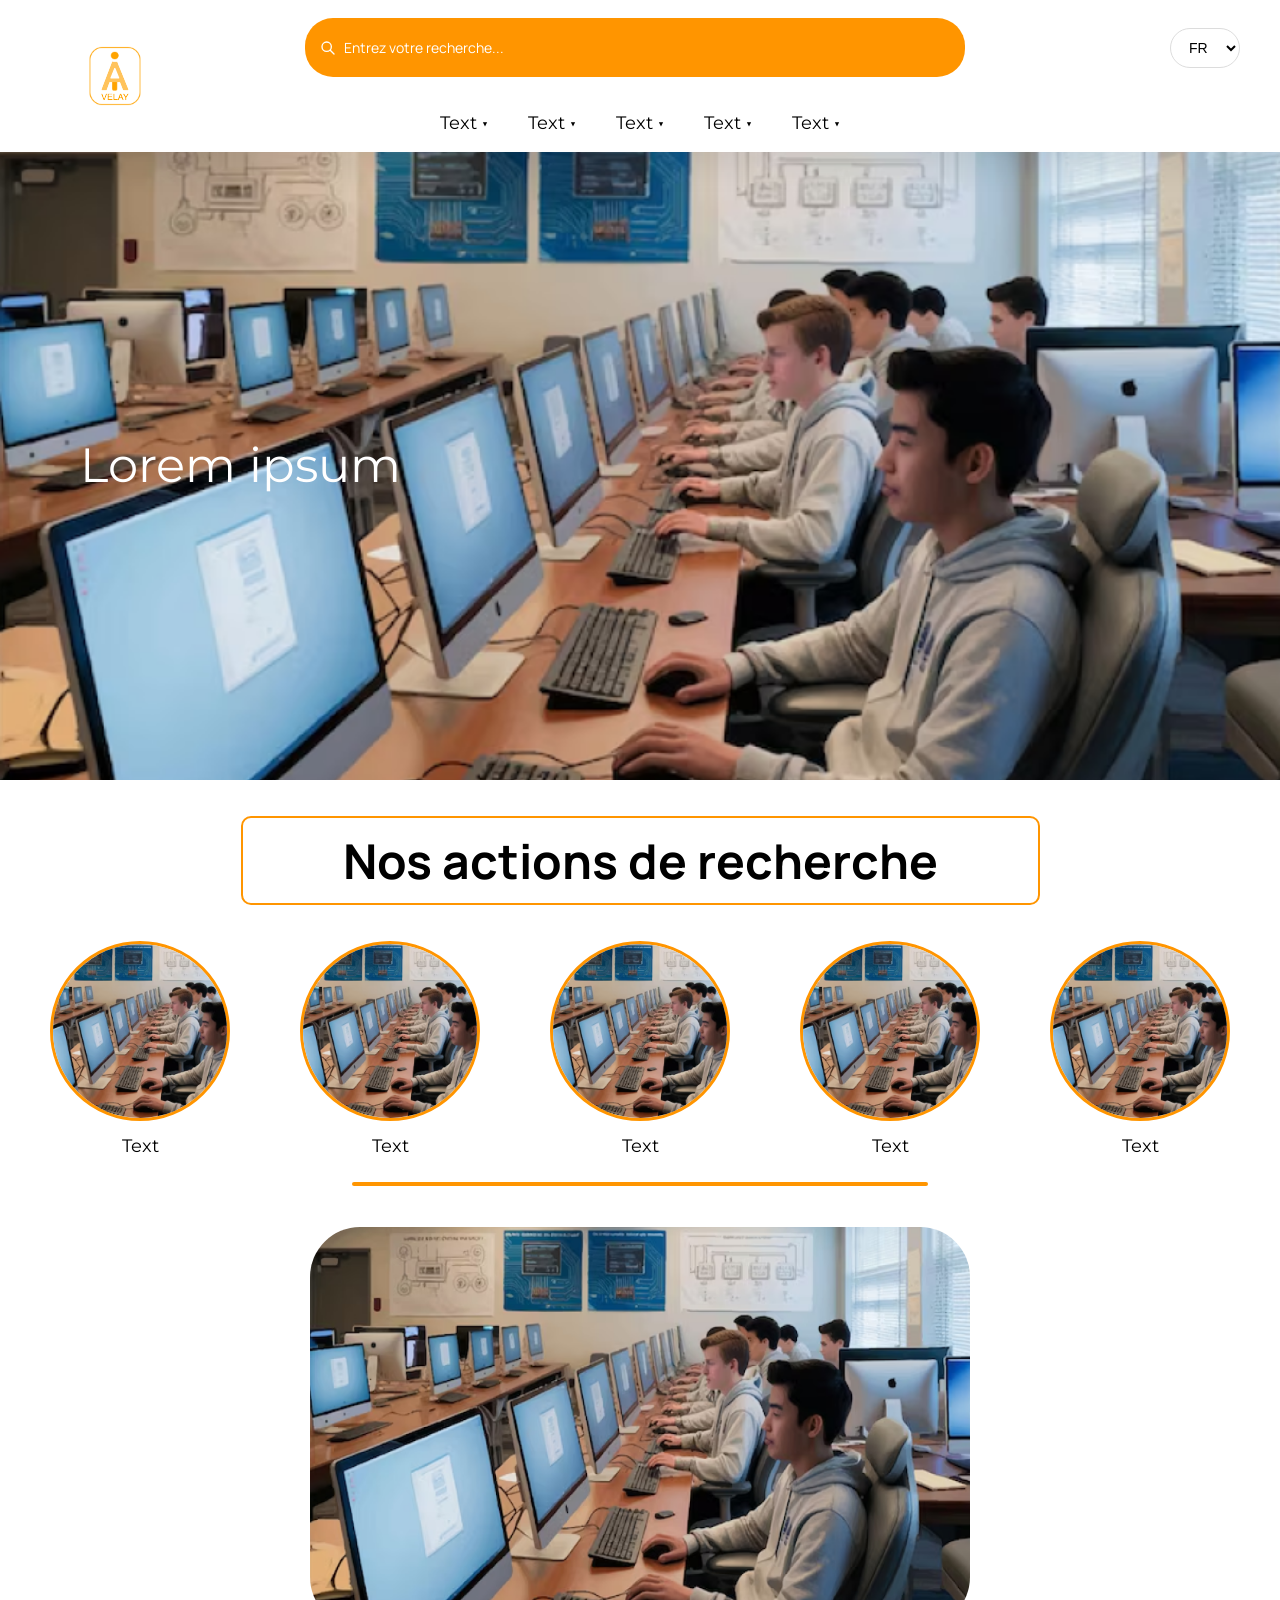
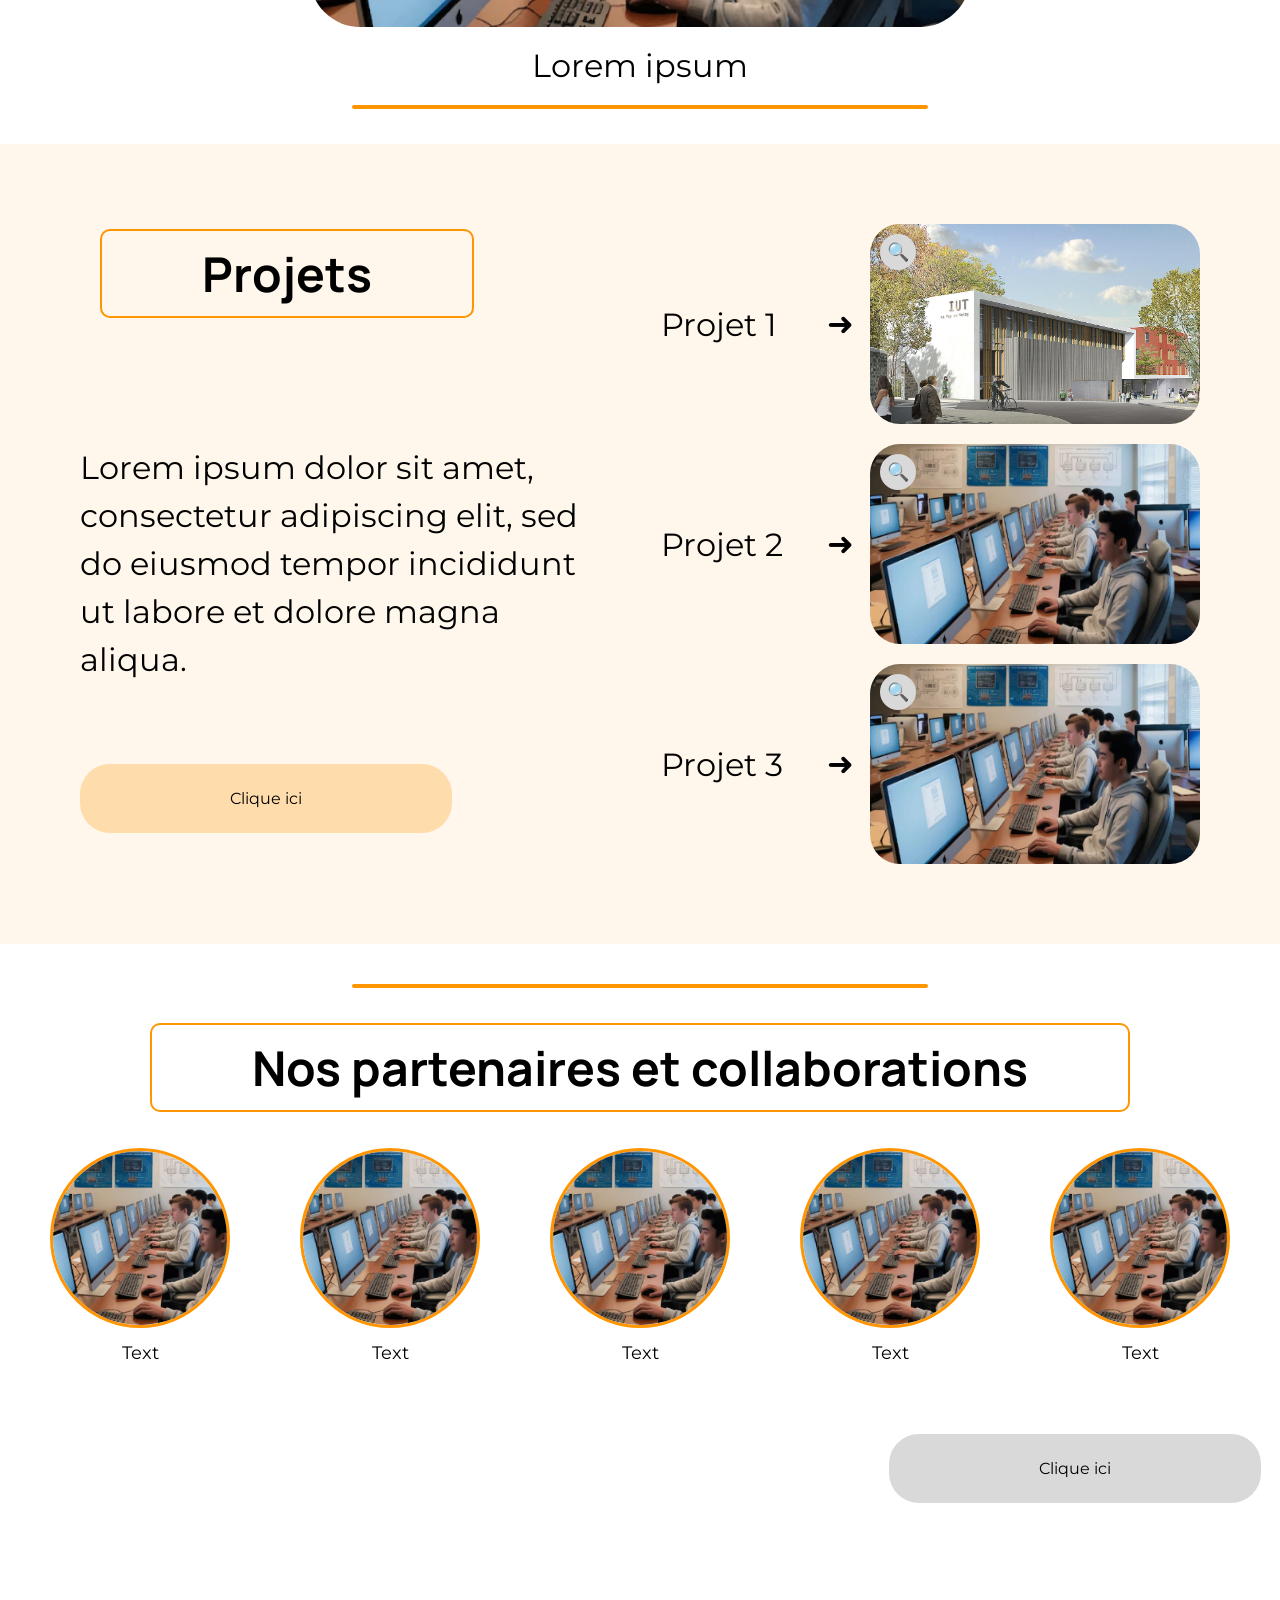
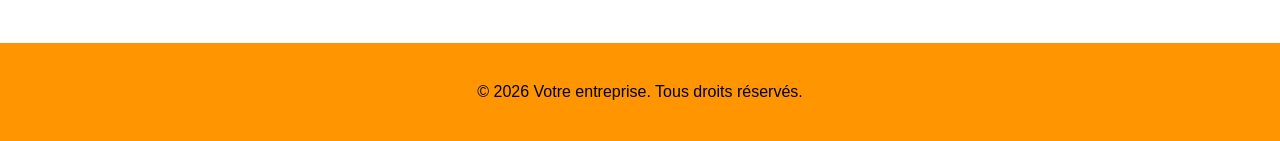
<file: index.html>
<!DOCTYPE html>
<html lang="fr">
<head>
    <meta charset="UTF-8">
    <meta name="viewport" content="width=device-width, initial-scale=1.0">
    <link rel="stylesheet" href="Styles/style.css">
    <link href="https://fonts.googleapis.com/css2?family=Montserrat:wght@400;600;700&display=swap" rel="stylesheet">
    <title>Site laboratoire</title>
    <script src="js/head.js"></script>
</head>
<body>
    <header class="header"></header>
    <br>
    <section class="intro">
    <div class="content">
        <p>Lorem ipsum</p>
    </div>
</section>
<br><br>
<div class="title">
    <p class="block">Nos actions de recherche</p>
</div>
<br><br>
<div class="cards">
    <div class="card">
        <img src="Divers/Capture_pc.png" alt="">
        <p>Text</p>
    </div>
    <div class="card">
        <img src="Divers/Capture_pc.png" alt="">
        <p>Text</p>
    </div>
    <div class="card">
        <img src="Divers/Capture_pc.png" alt="">
        <p>Text</p>
    </div>
    <div class="card">
        <img src="Divers/Capture_pc.png" alt="">
        <p>Text</p>
    </div>
    <div class="card">
        <img src="Divers/Capture_pc.png" alt="">
        <p>Text</p>
    </div>
    <hr class="cards-separator">
</div>
<div class="video">
        <img src="Divers/Capture_pc.png" alt="">
        <p>Lorem ipsum</p>
        <hr class="video-separator">
    </div>
    <div class="title2">
    <p class="block2">Projets</p>
</div>
<br><br>
<section class="projets-stack-section">
    <div class="projets-info">
        <p class="project-text">Lorem ipsum dolor sit amet, consectetur adipiscing elit, sed do eiusmod tempor incididunt ut labore et dolore magna aliqua.</p>
        <button class="project-button" type="button">Clique ici</button>
    </div>
    <div class="projets-stack">
        <div class="project-item">
            <span class="project-text-label">Projet 1</span>
            <span class="project-arrow">➜</span>
            <div class="project-image-container">
                <img src="Divers/IUT_LePuy.jpg" alt="Projet 1">
                <a href="Pages/projet1.html" class="project-magnifier">🔍</a>
            </div>
        </div>
        <div class="project-item">
            <span class="project-text-label">Projet 2</span>
            <span class="project-arrow">➜</span>
            <div class="project-image-container">
                <img src="Divers/Capture_pc.png" alt="Projet 2">
                <a href="Pages/projet2.html" class="project-magnifier">🔍</a>
            </div>
        </div>
        <div class="project-item">
            <span class="project-text-label">Projet 3</span>
            <span class="project-arrow">➜</span>
            <div class="project-image-container">
                <img src="Divers/Capture_pc.png" alt="Projet 3">
                <a href="Pages/projet3.html" class="project-magnifier">🔍</a>
            </div>
        </div>
    </div>
</section>
<hr>
<div class="title-separator"></div>
<div class="title">
    <p class="block">Nos partenaires et collaborations</p>
</div>
<br><br>
<div class="cards">
    <div class="card">
        <img src="Divers/Capture_pc.png" alt="">
        <p>Text</p>
    </div>
    <div class="card">
        <img src="Divers/Capture_pc.png" alt="">
        <p>Text</p>
    </div>
    <div class="card">
        <img src="Divers/Capture_pc.png" alt="">
        <p>Text</p>
    </div>
    <div class="card">
        <img src="Divers/Capture_pc.png" alt="">
        <p>Text</p>
    </div>
    <div class="card">
        <img src="Divers/Capture_pc.png" alt="">
        <p>Text</p>
    </div>
    <button class="project-button2" type="button">Clique ici</button>
    <div class="footer-spacer"></div>
    <footer>
        <p>&copy; 2026 Votre entreprise. Tous droits réservés.</p>
    </footer>
</body>
</html>
</file>
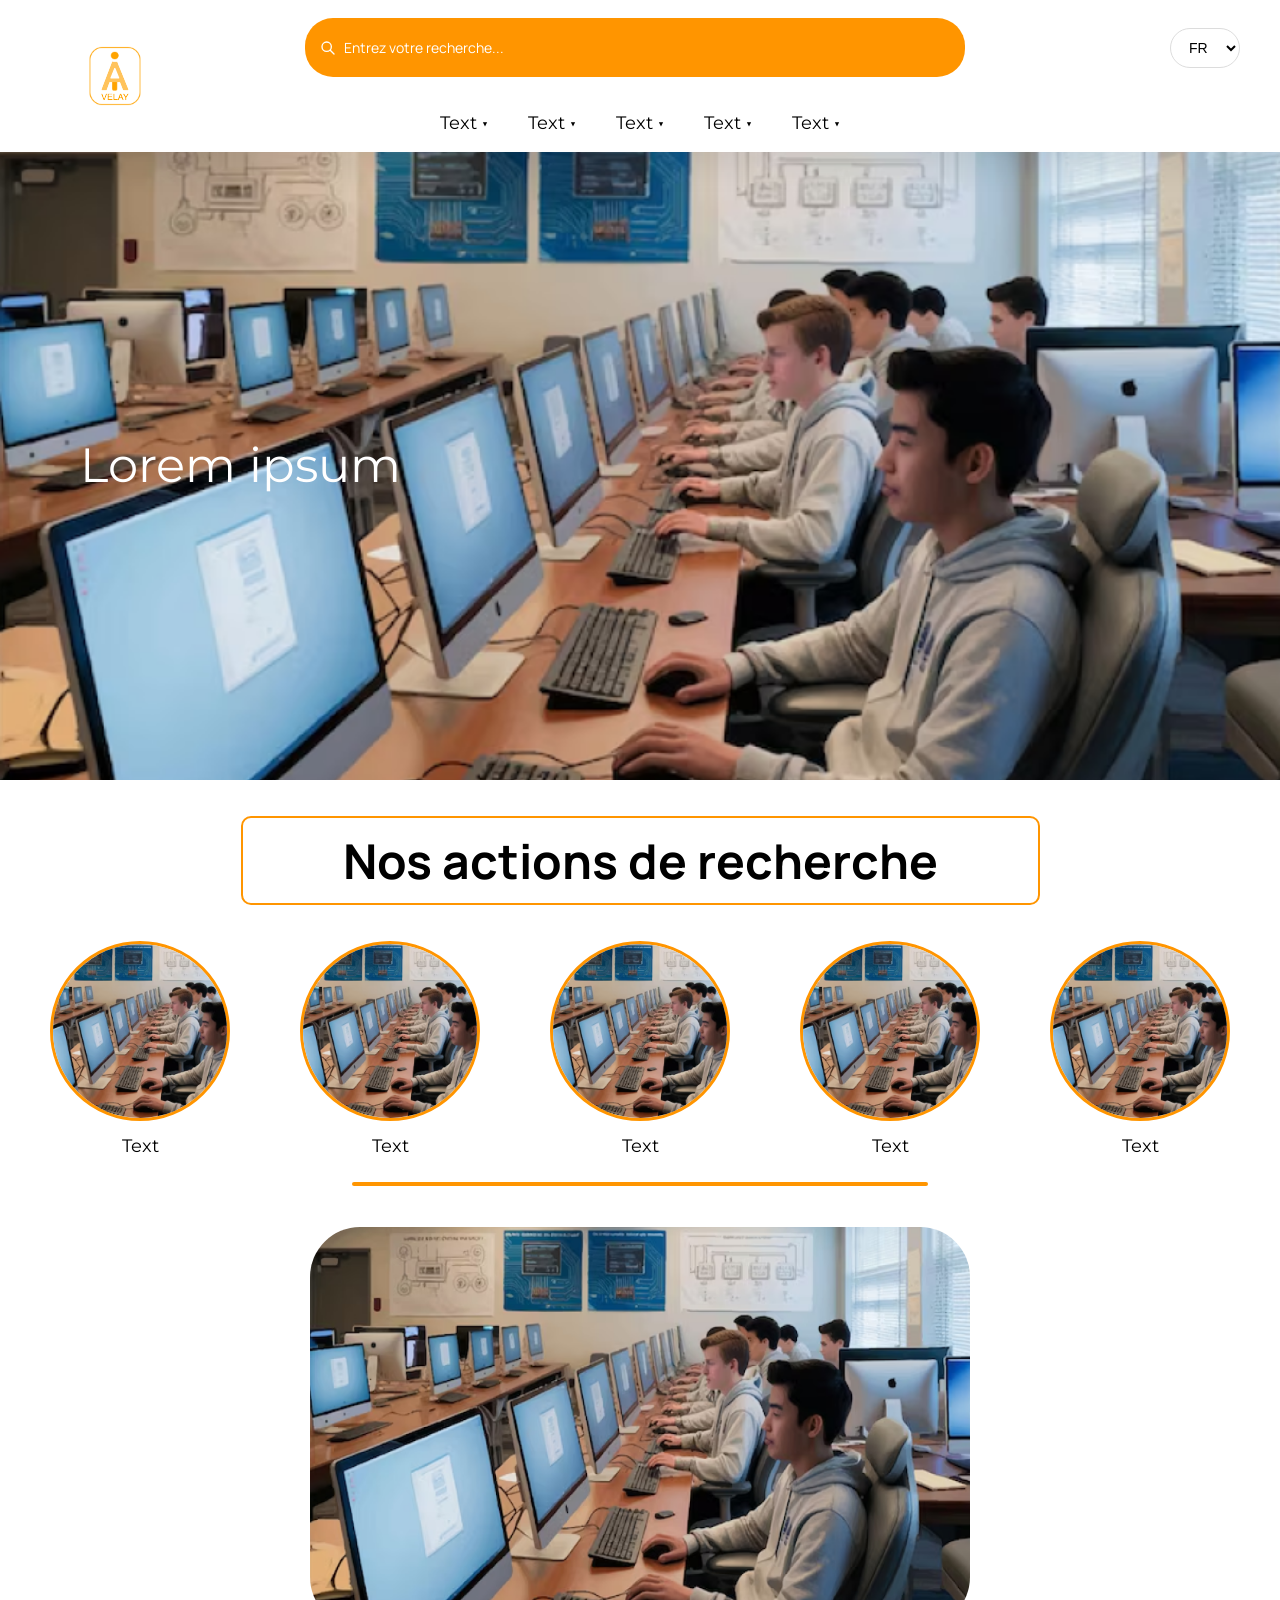
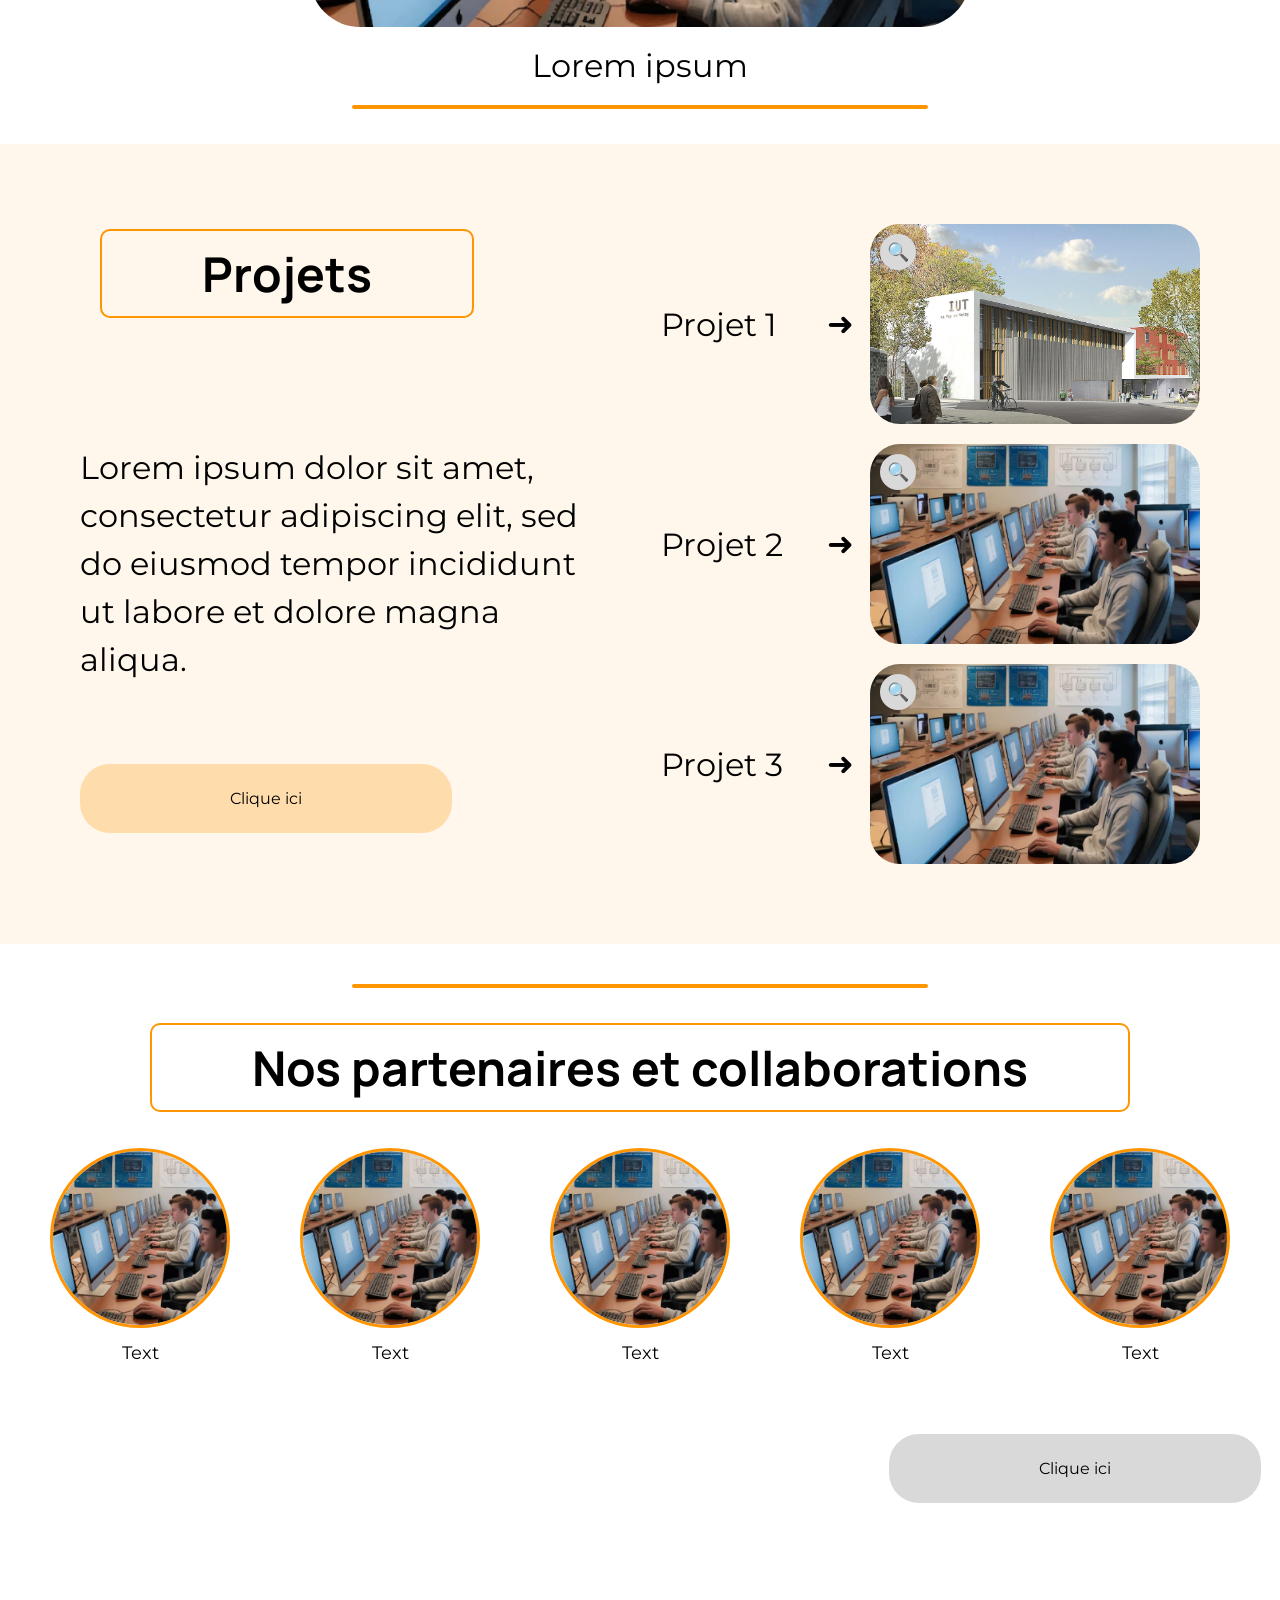
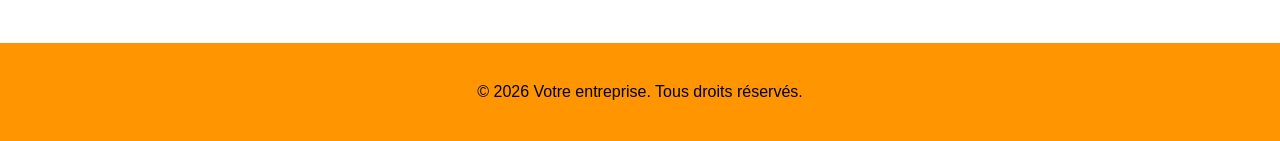
<file: Pages/index.html>
<!DOCTYPE html>
<html lang="fr">
<head>
    <meta charset="UTF-8">
    <meta name="viewport" content="width=device-width, initial-scale=1.0">
    <link rel="stylesheet" href="../Styles/style.css">
    <link href="https://fonts.googleapis.com/css2?family=Montserrat:wght@400;600;700&display=swap" rel="stylesheet">
    <title>Site laboratoire</title>
    <script src="../js/head.js"></script>
</head>
<body>
    <header class="header"></header>
    <br>
    <section class="intro">
    <div class="content">
        <p>Lorem ipsum</p>
    </div>
</section>
<br><br>
<div class="title">
    <p class="block">Nos actions de recherche</p>
</div>
<br><br>
<div class="cards">
    <div class="card">
        <img src="../Divers/Capture_pc.png" alt="">
        <p>Text</p>
    </div>
    <div class="card">
        <img src="../Divers/Capture_pc.png" alt="">
        <p>Text</p>
    </div>
    <div class="card">
        <img src="../Divers/Capture_pc.png" alt="">
        <p>Text</p>
    </div>
    <div class="card">
        <img src="../Divers/Capture_pc.png" alt="">
        <p>Text</p>
    </div>
    <div class="card">
        <img src="../Divers/Capture_pc.png" alt="">
        <p>Text</p>
    </div>
    <hr class="cards-separator">
</div>
<div class="video">
        <img src="../Divers/Capture_pc.png" alt="">
        <p>Lorem ipsum</p>
        <hr class="video-separator">
    </div>
    <div class="title2">
    <p class="block2">Projets</p>
</div>
<br><br>
<section class="projets-stack-section">
    <div class="projets-info">
        <p class="project-text">Lorem ipsum dolor sit amet, consectetur adipiscing elit, sed do eiusmod tempor incididunt ut labore et dolore magna aliqua.</p>
        <button class="project-button" type="button">Clique ici</button>
    </div>
    <div class="projets-stack">
        <div class="project-item">
            <span class="project-text-label">Projet 1</span>
            <span class="project-arrow">➜</span>
            <div class="project-image-container">
                <img src="../Divers/IUT_LePuy.jpg" alt="Projet 1">
                <a href="projet1.html" class="project-magnifier">🔍</a>
            </div>
        </div>
        <div class="project-item">
            <span class="project-text-label">Projet 2</span>
            <span class="project-arrow">➜</span>
            <div class="project-image-container">
                <img src="../Divers/Capture_pc.png" alt="Projet 2">
                <a href="projet2.html" class="project-magnifier">🔍</a>
            </div>
        </div>
        <div class="project-item">
            <span class="project-text-label">Projet 3</span>
            <span class="project-arrow">➜</span>
            <div class="project-image-container">
                <img src="../Divers/Capture_pc.png" alt="Projet 3">
                <a href="projet3.html" class="project-magnifier">🔍</a>
            </div>
        </div>
    </div>
</section>
<hr>
<div class="title-separator"></div>
<div class="title">
    <p class="block">Nos partenaires et collaborations</p>
</div>
<br><br>
<div class="cards">
    <div class="card">
        <img src="../Divers/Capture_pc.png" alt="">
        <p>Text</p>
    </div>
    <div class="card">
        <img src="../Divers/Capture_pc.png" alt="">
        <p>Text</p>
    </div>
    <div class="card">
        <img src="../Divers/Capture_pc.png" alt="">
        <p>Text</p>
    </div>
    <div class="card">
        <img src="../Divers/Capture_pc.png" alt="">
        <p>Text</p>
    </div>
    <div class="card">
        <img src="../Divers/Capture_pc.png" alt="">
        <p>Text</p>
    </div>
    <button class="project-button2" type="button">Clique ici</button>
    <div class="footer-spacer"></div>
    <footer>
        <p>&copy; 2026 Votre entreprise. Tous droits réservés.</p>
    </footer>
</body>
</html>
</file>
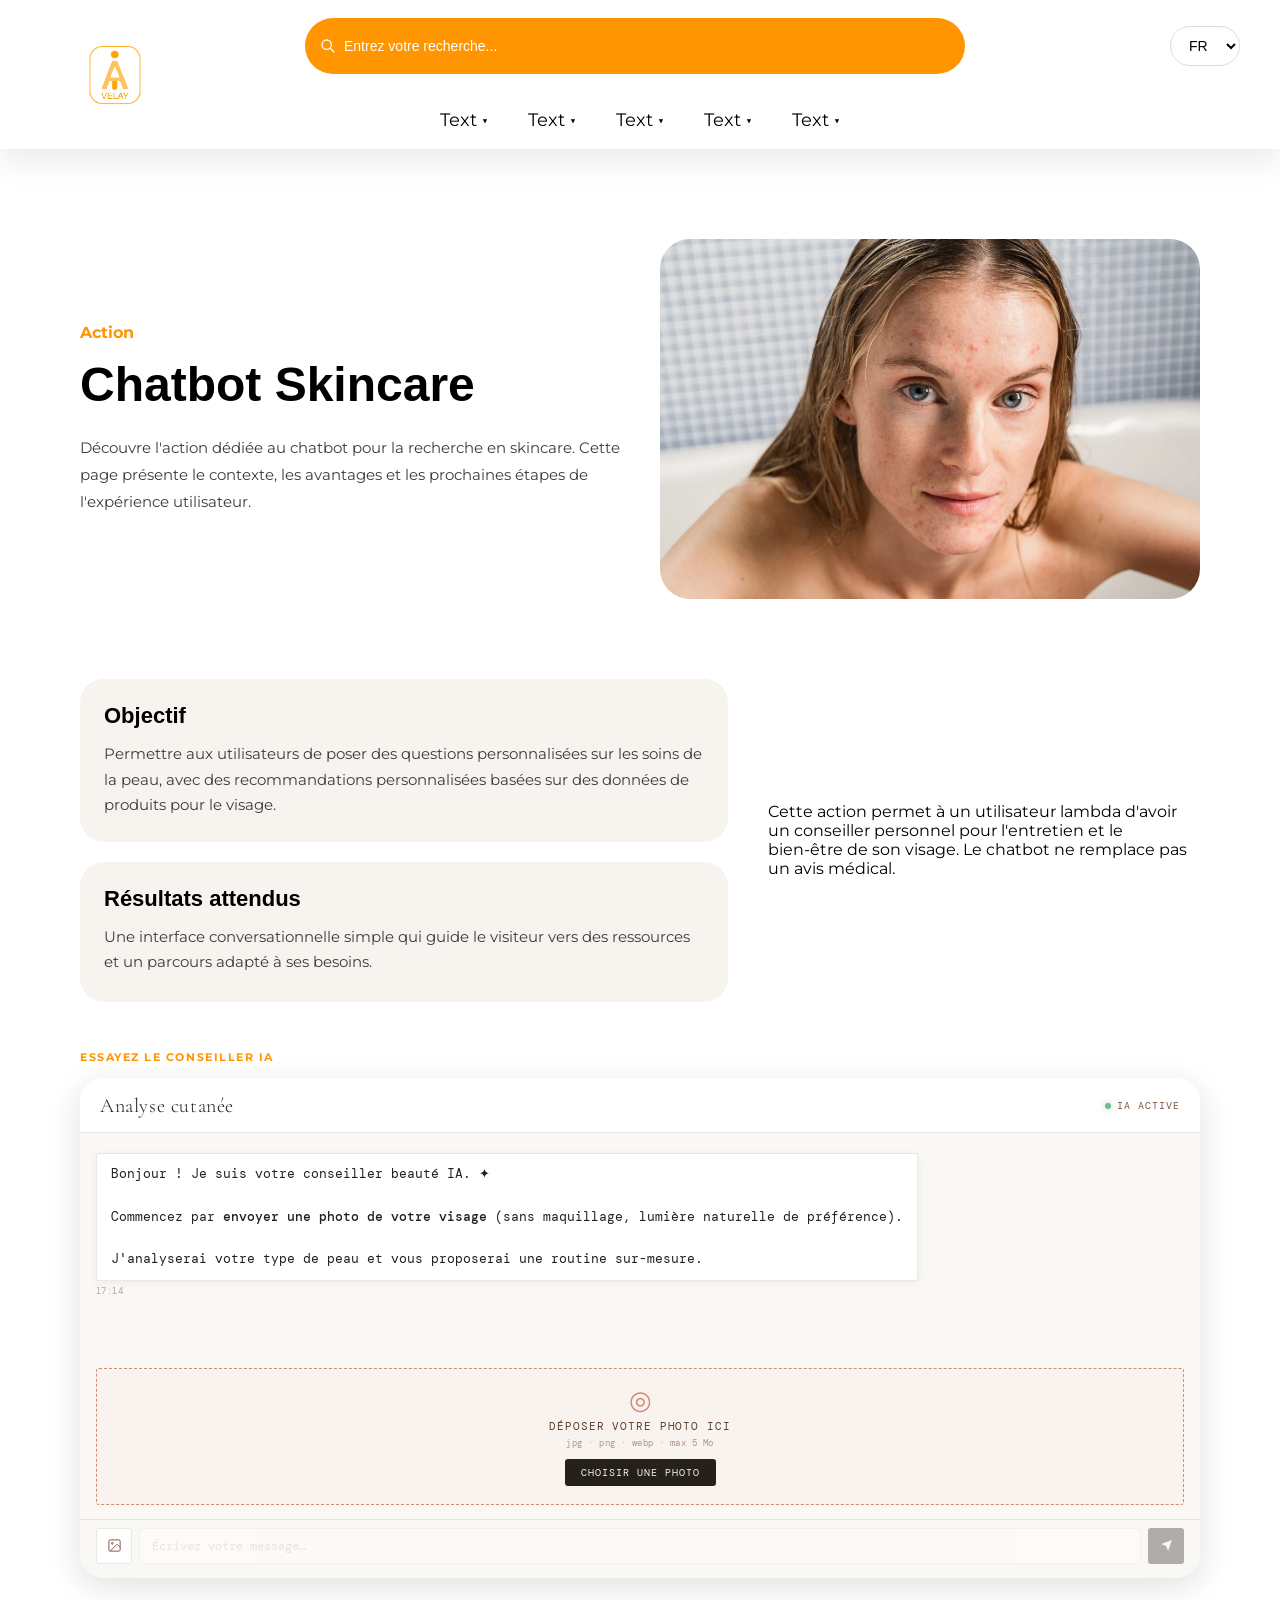
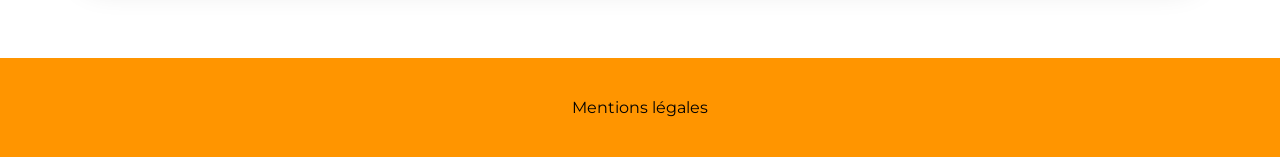
<file: Pages/action-chatbot.html>
<!DOCTYPE html>
<html lang="fr">
<head>
    <meta charset="UTF-8">
    <meta name="viewport" content="width=device-width, initial-scale=1.0">
    <title>Action Chatbot Skincare</title>
    <link rel="stylesheet" href="../Styles/action.css">
    <link href="https://fonts.googleapis.com/css2?family=Montserrat:wght@400;600;700&family=Cormorant+Garamond:ital,wght@0,300;0,400;1,300&family=DM+Mono:wght@300;400&display=swap" rel="stylesheet">
    <link rel="stylesheet" href="../Styles/chatbot.css">
    <script src="../js/head.js"></script>
</head>
<body>
    <header class="header"></header>

    <main class="action-page">
        <section class="action-hero">
            <div class="action-copy">
                <p class="eyebrow">Action</p>
                <h1>Chatbot Skincare</h1>
                <p class="hero-desc">Découvre l'action dédiée au chatbot pour la recherche en skincare. Cette page présente le contexte, les avantages et les prochaines étapes de l'expérience utilisateur.</p>
            </div>
            <div class="action-media">
                <div class="action-box">
                    <img src="../Divers/visageSkincare.jpg" alt="image visage femme">
                </div>
            </div>
        </section>

        <section class="action-details">
            <div class="action-cards">
                <div class="action-card">
                    <h3>Objectif</h3>
                    <p>Permettre aux utilisateurs de poser des questions personnalisées sur les soins de la peau, avec des recommandations personnalisées basées sur des données de produits pour le visage.</p>
                </div>
                <div class="action-card">
                    <h3>Résultats attendus</h3>
                    <p>Une interface conversationnelle simple qui guide le visiteur vers des ressources et un parcours adapté à ses besoins.</p>
                </div>
            </div>
            <div class="action-summary">
                <p>Cette action permet à un utilisateur lambda d'avoir un conseiller personnel pour l'entretien et le bien-être de son visage. Le chatbot ne remplace pas un avis médical.</p>
            </div>
        </section>

        <!-- ══ CHATBOT WIDGET ══════════════════════════ -->
        <section class="chatbot-section">
            <p class="chatbot-section-label">Essayez le conseiller IA</p>

            <div id="chatbot-widget">
                <div class="chat-main">

                    <div class="chat-header">
                        <h2>Analyse cutanée</h2>
                        <div class="header-badge">
                            <span class="badge-dot"></span>
                            <span>IA active</span>
                        </div>
                    </div>

                    <section class="chat-messages" id="chatMessages"></section>

                    <div class="upload-zone" id="uploadZone">
                        <input type="file" id="fileInput" accept="image/jpeg,image/png,image/webp" hidden />
                        <div class="upload-zone-inner" id="uploadZoneInner">
                            <div class="upload-icon">◎</div>
                            <p class="upload-title">Déposer votre photo ici</p>
                            <p class="upload-sub">jpg · png · webp · max 5 Mo</p>
                            <button class="btn-upload" id="uploadBtn">Choisir une photo</button>
                        </div>
                    </div>

                    <div class="chat-footer">
                        <div class="suggestions" id="suggestions"></div>
                        <div class="input-bar">
                            <button class="btn-icon" id="inlineUploadBtn" title="Changer de photo" hidden>
                                <svg viewBox="0 0 24 24" fill="none" stroke="currentColor" stroke-width="1.5">
                                    <rect x="3" y="3" width="18" height="18" rx="2"/>
                                    <circle cx="8.5" cy="8.5" r="1.5"/>
                                    <polyline points="21 15 16 10 5 21"/>
                                </svg>
                            </button>
                            <input
                                type="text"
                                id="textInput"
                                placeholder="Écrivez votre message…"
                                autocomplete="off"
                                disabled
                            />
                            <button class="btn-send" id="sendBtn" disabled>
                                <svg viewBox="0 0 24 24" fill="currentColor">
                                    <path d="M22 2L11 13M22 2L15 22 11 13 2 9 22 2z"/>
                                </svg>
                            </button>
                        </div>
                    </div>

                </div>
            </div>
        </section>
        <!-- ════════════════════════════════════════════ -->
    </main>

    <footer>
        <p>Mentions légales</p>
    </footer>

    <script src="../js/chatbot.js"></script>
</body>
</html>
</file>
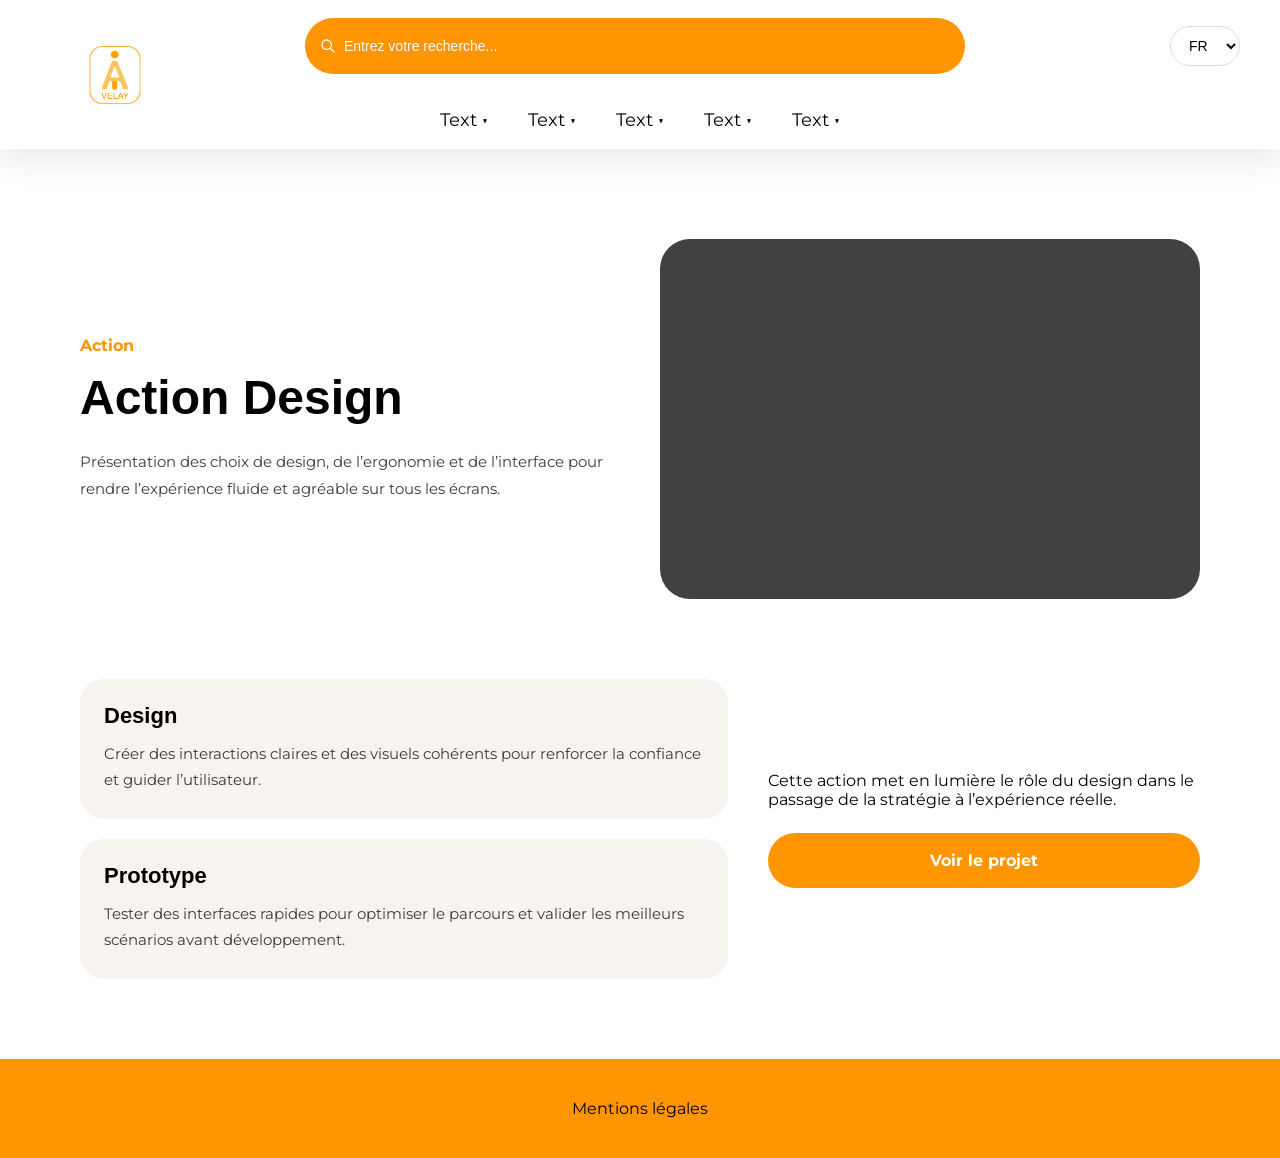
<file: Pages/action-design.html>
<!DOCTYPE html>
<html lang="fr">
<head>
    <meta charset="UTF-8">
    <meta name="viewport" content="width=device-width, initial-scale=1.0">
    <title>Action Design</title>
    <link rel="stylesheet" href="../Styles/action.css">
    <script src="../js/head.js"></script>
</head>
<body>
    <header class="header"></header>
    <main class="action-page">
        <section class="action-hero">
            <div class="action-copy">
                <p class="eyebrow">Action</p>
                <h1>Action Design</h1>
                <p class="hero-desc">Présentation des choix de design, de l’ergonomie et de l’interface pour rendre l’expérience fluide et agréable sur tous les écrans.</p>
            </div>
            <div class="action-media">
                <div class="action-box"></div>
            </div>
        </section>

        <section class="action-details">
            <div class="action-cards">
                <div class="action-card">
                    <h3>Design</h3>
                    <p>Créer des interactions claires et des visuels cohérents pour renforcer la confiance et guider l’utilisateur.</p>
                </div>
                <div class="action-card">
                    <h3>Prototype</h3>
                    <p>Tester des interfaces rapides pour optimiser le parcours et valider les meilleurs scénarios avant développement.</p>
                </div>
            </div>
            <div class="action-summary">
                <p>Cette action met en lumière le rôle du design dans le passage de la stratégie à l’expérience réelle.</p>
                <a href="projet3.html" class="action-button">Voir le projet</a>
            </div>
        </section>
    </main>

    <footer>
        <p>Mentions légales</p>
    </footer>
</body>
</html>
</file>
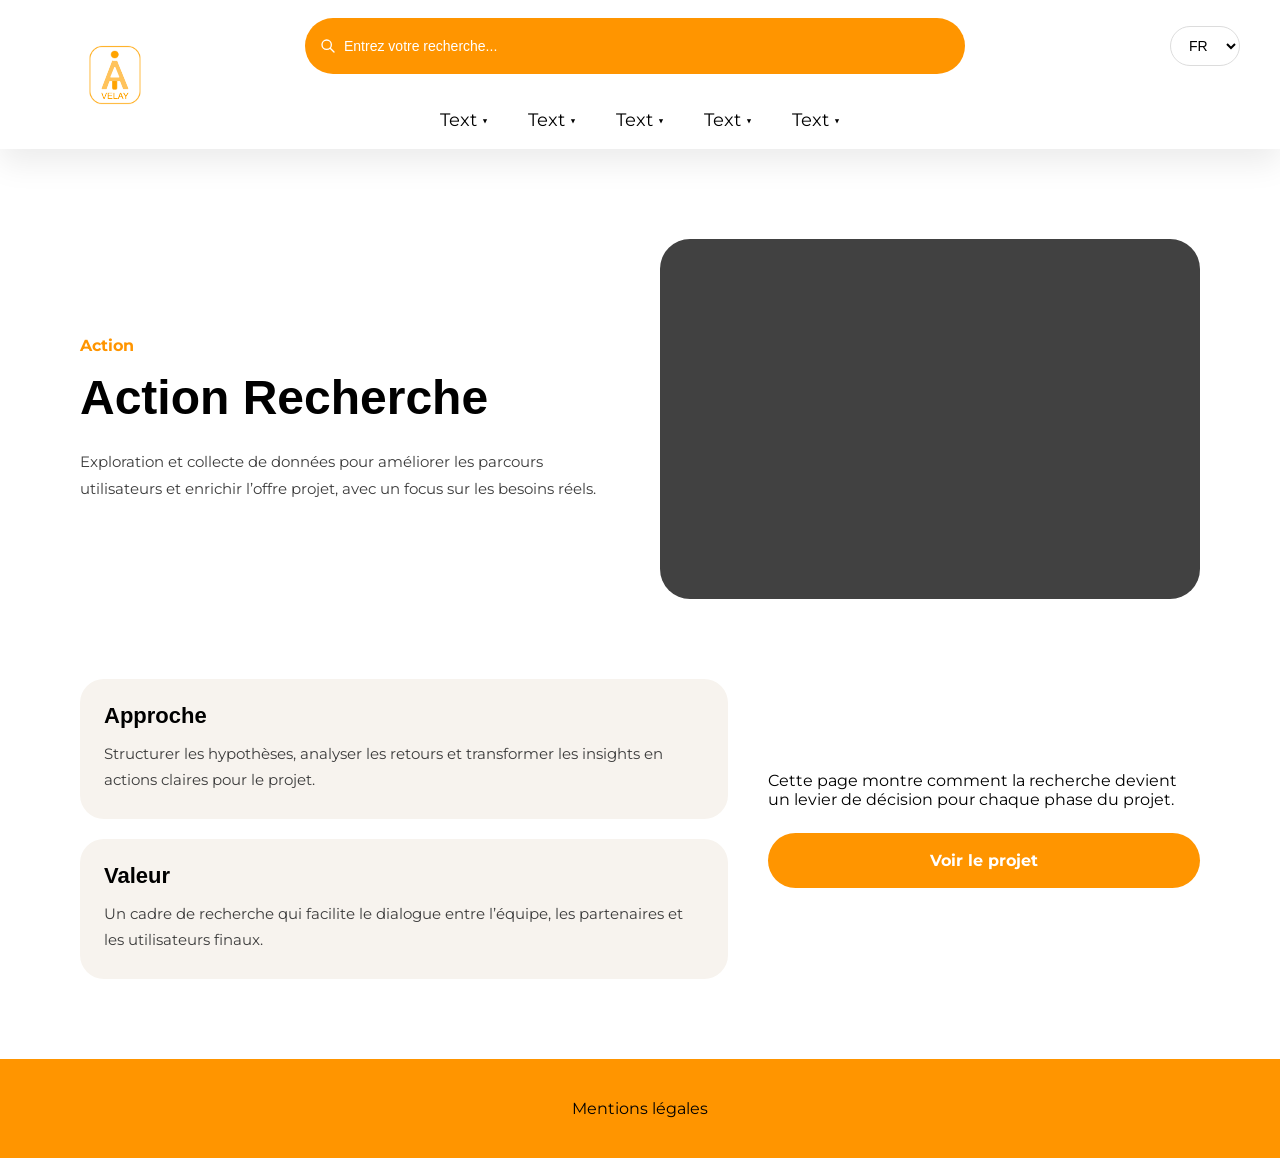
<file: Pages/action-research.html>
<!DOCTYPE html>
<html lang="fr">
<head>
    <meta charset="UTF-8">
    <meta name="viewport" content="width=device-width, initial-scale=1.0">
    <title>Action Recherche</title>
    <link rel="stylesheet" href="../Styles/action.css">
    <script src="../js/head.js"></script>
</head>
<body>
    <header class="header"></header>
    <main class="action-page">
        <section class="action-hero">
            <div class="action-copy">
                <p class="eyebrow">Action</p>
                <h1>Action Recherche</h1>
                <p class="hero-desc">Exploration et collecte de données pour améliorer les parcours utilisateurs et enrichir l’offre projet, avec un focus sur les besoins réels.</p>
            </div>
            <div class="action-media">
                <div class="action-box"></div>
            </div>
        </section>

        <section class="action-details">
            <div class="action-cards">
                <div class="action-card">
                    <h3>Approche</h3>
                    <p>Structurer les hypothèses, analyser les retours et transformer les insights en actions claires pour le projet.</p>
                </div>
                <div class="action-card">
                    <h3>Valeur</h3>
                    <p>Un cadre de recherche qui facilite le dialogue entre l’équipe, les partenaires et les utilisateurs finaux.</p>
                </div>
            </div>
            <div class="action-summary">
                <p>Cette page montre comment la recherche devient un levier de décision pour chaque phase du projet.</p>
                <a href="projet2.html" class="action-button">Voir le projet</a>
            </div>
        </section>
    </main>

    <footer>
        <p>Mentions légales</p>
    </footer>
</body>
</html>
</file>
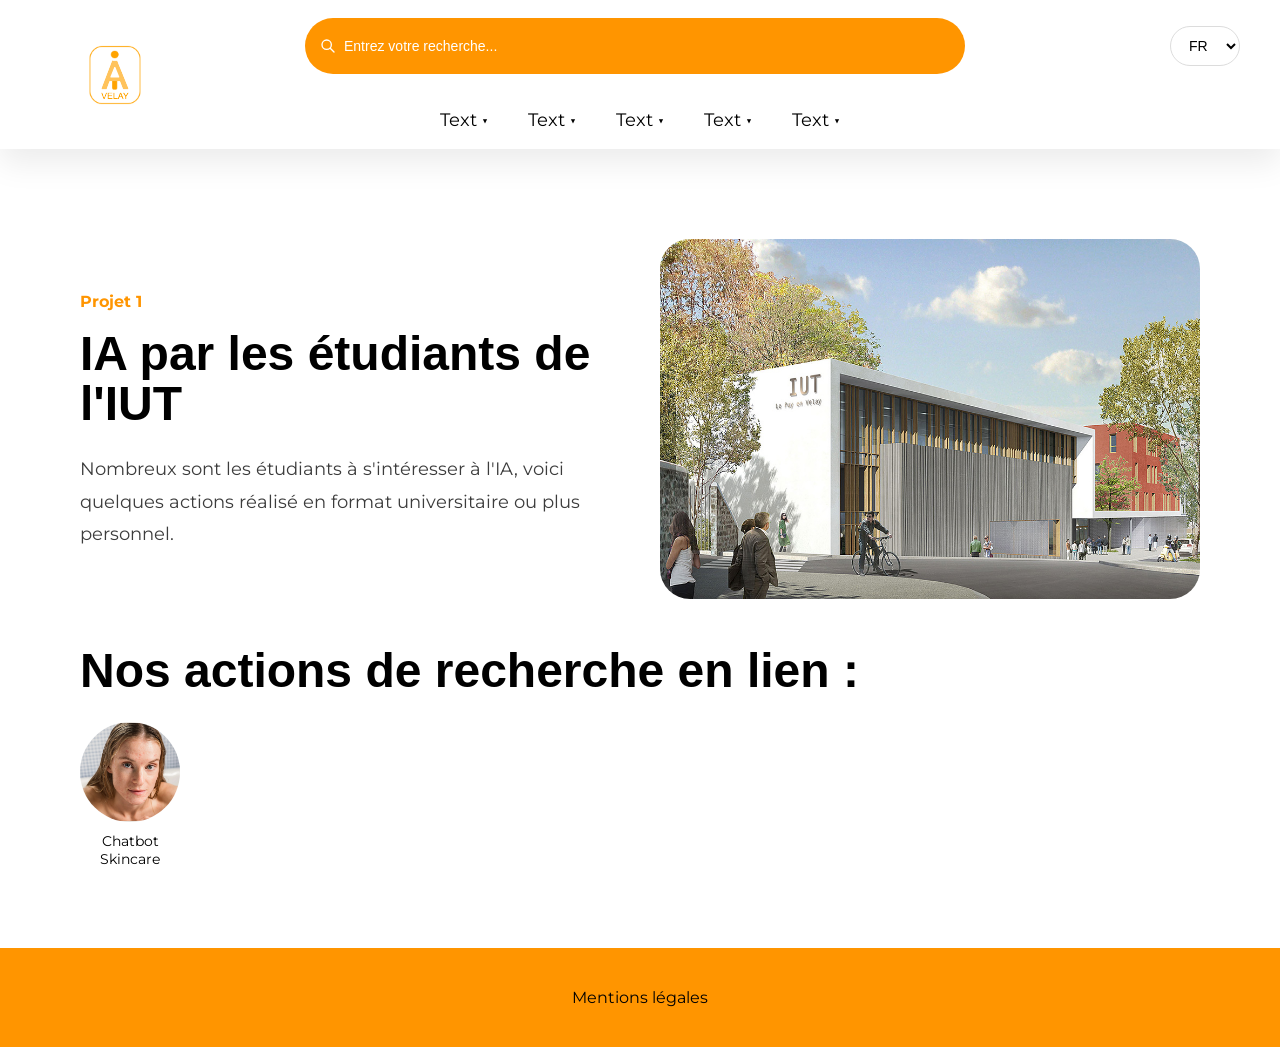
<file: Pages/projet1.html>
<!DOCTYPE html>
<html lang="fr">

<head>
    <meta charset="UTF-8">
    <meta name="viewport" content="width=device-width, initial-scale=1.0">
    <title>Projet 1</title>
    <link rel="stylesheet" href="../Styles/project.css">
    <script src="../js/head.js"></script>
</head>

<body>
    <header class="header"></header>
    <main class="project-page">
        <section class="project-hero">
            <div class="hero-copy">
                <p class="eyebrow">Projet 1</p>
                <h1>IA par les étudiants de l'IUT</h1>
                <p class="hero-desc">Nombreux sont les étudiants à s'intéresser à l'IA, voici quelques actions réalisé
                    en format universitaire ou plus personnel.</p>
            </div>
            <div class="hero-image">
                <img src="../Divers/IUT_LePuy.jpg" alt="Projet 1">
            </div>
        </section>

        <section class="project-details">
            <h2>Nos actions de recherche en lien :</h2>
            <div class="research-pillars">
                <a href="action-chatbot.html" class="pillar-chatbot" aria-label="Action Chatbot">
                    <span class="pillar-circle"></span>
                    <span class="pillar-label">Chatbot Skincare</span>
                </a>
            </div>
        </section>
    </main>
    <footer>
        <p>Mentions légales</p>
    </footer>
</body>

</html>
</file>
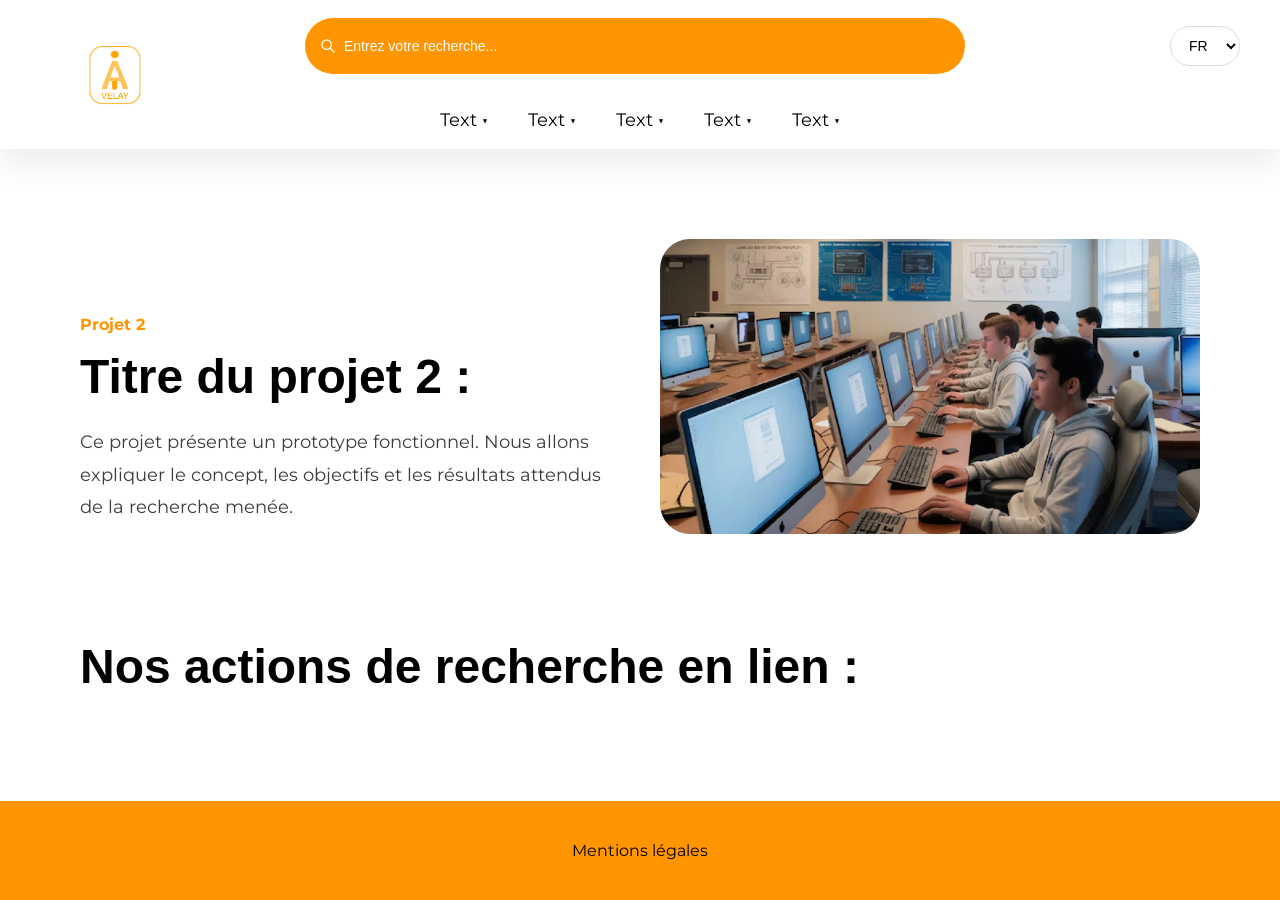
<file: Pages/projet2.html>
<!DOCTYPE html>
<html lang="fr">
<head>
    <meta charset="UTF-8">
    <meta name="viewport" content="width=device-width, initial-scale=1.0">
    <title>Projet 2</title>
    <link rel="stylesheet" href="../Styles/project.css">
    <script src="../js/head.js"></script>
</head>
<body>
    <header class="header"></header>
    <main class="project-page">
        <section class="project-hero">
            <div class="hero-copy">
                <p class="eyebrow">Projet 2</p>
                <h1>Titre du projet 2 :</h1>
                <p class="hero-desc">Ce projet présente un prototype fonctionnel. Nous allons expliquer le concept, les objectifs et les résultats attendus de la recherche menée.</p>
            </div>
            <div class="hero-image">
                <img src="../Divers/Capture_pc.png" alt="Projet 2">
            </div>
        </section>

        <section class="project-details">
            <h2>Nos actions de recherche en lien :</h2>
            <div class="research-pillars">
                <a href="action-research.html" aria-label="Action Recherche"></a>
            </div>
        </section>
    </main>

    <footer>
        <p>Mentions légales</p>
    </footer>
</body>
</html>
</file>
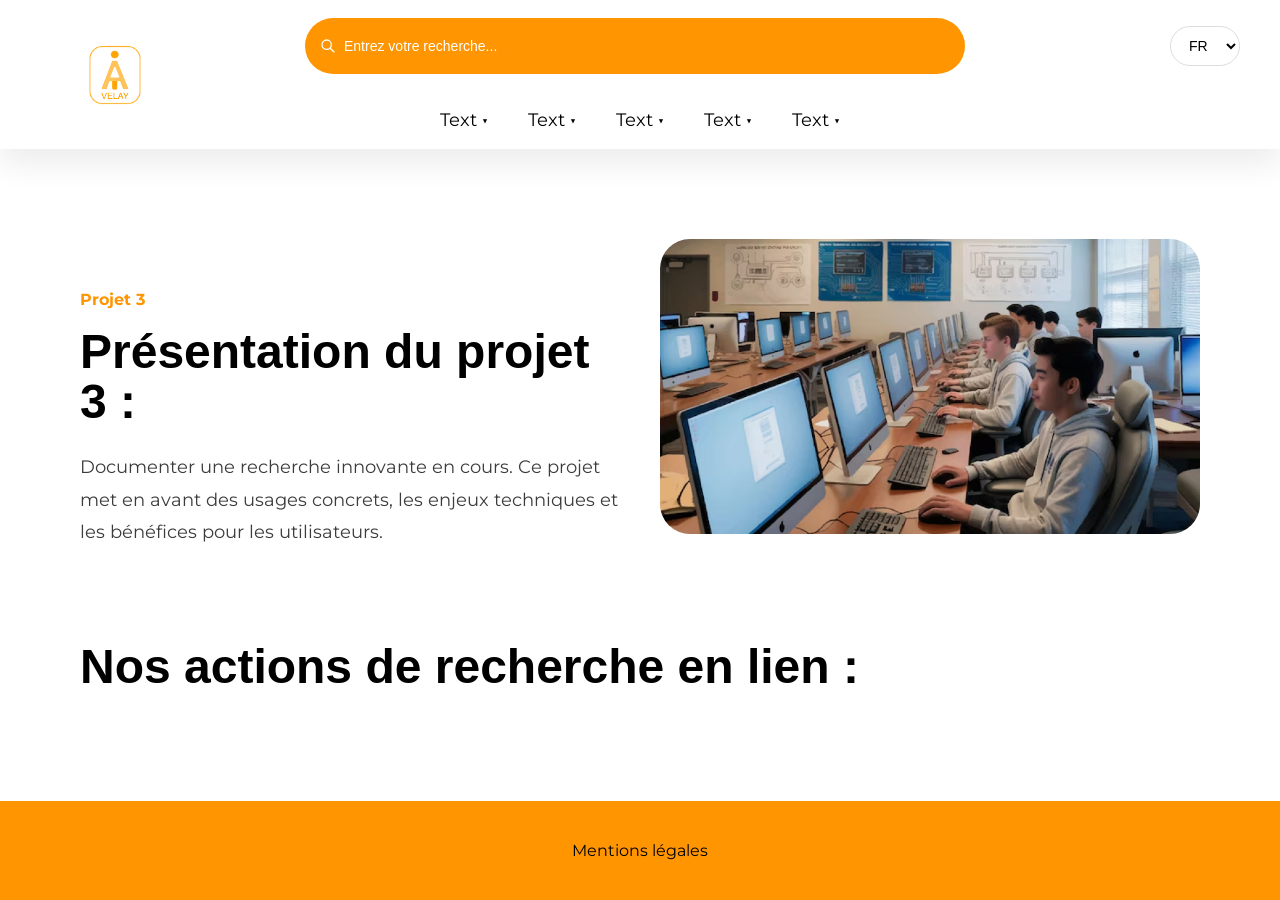
<file: Pages/projet3.html>
<!DOCTYPE html>
<html lang="fr">
<head>
    <meta charset="UTF-8">
    <meta name="viewport" content="width=device-width, initial-scale=1.0">
    <title>Projet 3</title>
    <link rel="stylesheet" href="../Styles/project.css">
    <script src="../js/head.js"></script>
</head>
<body>
    <header class="header"></header>
    <main class="project-page">
        <section class="project-hero">
            <div class="hero-copy">
                <p class="eyebrow">Projet 3</p>
                <h1>Présentation du projet 3 :</h1>
                <p class="hero-desc">Documenter une recherche innovante en cours. Ce projet met en avant des usages concrets, les enjeux techniques et les bénéfices pour les utilisateurs.</p>
            </div>
            <div class="hero-image">
                <img src="../Divers/Capture_pc.png" alt="Projet 3">
            </div>
        </section>

        <section class="project-details">
            <h2>Nos actions de recherche en lien :</h2>
            <div class="research-pillars">
                <a href="action-design.html" aria-label="Action Design"></a>
            </div>
        </section>
    </main>

    <footer>
        <p>Mentions légales</p>
    </footer>
</body>
</html>
</file>
<file: Styles/style.css>
@import url('https://fonts.googleapis.com/css2?family=Manrope:wght@400;500;600;700&display=swap');

* {
    margin: 0;
    padding: 0;
    box-sizing: border-box;
}

body {
    font-family: Arial, sans-serif;
}

/* ─── SÉPARATEURS ────────────────────────────────────────── */

hr {
    border: none;
    height: 4px;
    background-color: #ff9500;
    width: 45%;
    margin: 30px auto;
    border-radius: 10px;
}

.video-separator {
    margin: 30px auto 50px;
}

.cards-separator {
    margin: -45px auto 40px;
}

.title-separator {
    margin: 30px auto 35px;
}

/* ─── INTRO ──────────────────────────────────────────────── */

.intro {
    height: 70vh;
    background-image: url("../Divers/Capture_pc.png");
    background-size: cover;
    background-position: center;
    background-repeat: no-repeat;
    display: flex;
    align-items: center;
    justify-content: center;
    margin-top: -20px;
}

.content {
    color: white;
    margin-right: 800px;
    font-family: "Montserrat", sans-serif;
    font-size: 48px;
}

/* ─── TITRES ─────────────────────────────────────────────── */

.title {
    font-family: "Manrope", sans-serif;
    text-align: center;
    font-size: 48px;
}

.block {
    border: 2px solid #ff9500;
    padding: 10px 100px;
    max-height: 100%;
    max-width: 100%;
    display: inline-block;
    border-radius: 10px;
    background-color: #ffffff;
    font-family: "Manrope", sans-serif;
    font-weight: bold;
}

.title2 {
    margin-left: 100px;
    font-family: "Manrope", sans-serif;
    font-size: 48px;
}

.block2 {
    border: 2px solid #ff9500;
    padding: 10px 100px;
    margin-top: 70px;
    display: inline-block;
    border-radius: 10px;
    background-color: #fff7eb;
    font-family: "Manrope", sans-serif;
    font-weight: bold;
}

/* ─── CARDS ──────────────────────────────────────────────── */

.cards {
    display: flex;
    justify-content: center;
    gap: 70px;
    flex-wrap: wrap;
}

.card {
    text-align: center;
}

.card img {
    width: 180px;
    height: 180px;
    object-fit: cover;
    border-radius: 50%;
    border: 3px solid #ff9500;
}

.card p {
    margin-top: 10px;
    font-size: 18px;
    font-family: "Montserrat", sans-serif;
}

/* ─── VIDÉO ──────────────────────────────────────────────── */

.video {
    text-align: center;
}

.video img {
    width: 660px;
    height: 400px;
    border-radius: 50px;
}

.video p {
    margin-top: 15px;
    margin-bottom: -10px;
    font-size: 32px;
    font-family: "Montserrat", sans-serif;
}

/* ─── PROJETS ────────────────────────────────────────────── */

.projets-stack-section {
    margin-top: -210px;
    margin-bottom: 40px;
    display: grid;
    grid-template-columns: 1.5fr 1fr;
    column-gap: 60px;
    padding: 80px 80px;
    background-color: #fff7eb;
}

.projets-info {
    margin-top: 220px;
}

.project-text {
    font-family: "Montserrat", sans-serif;
    font-size: 32px;
    line-height: 1.5;
    max-width: 520px;
}

.project-button {
    margin-top: 80px;
    padding: 25px 150px;
    border: none;
    border-radius: 30px;
    background-color: #ffdcab;
    font-family: "Montserrat", sans-serif;
    font-size: 16px;
    cursor: pointer;
    transition: background-color 0.25s ease, color 0.25s ease;
}

.project-button2 {
    margin-left: 68%;
    padding: 25px 150px;
    border: none;
    border-radius: 30px;
    background-color: #d9d9d9;
    font-family: "Montserrat", sans-serif;
    font-size: 16px;
    cursor: pointer;
    transition: background-color 0.25s ease, color 0.25s ease;
}

.project-button:hover,
.project-button2:hover {
    background-color: #ff9500;
    color: #ffffff;
}

.projets-stack {
    display: flex;
    flex-direction: column;
    align-items: flex-end;
    gap: 20px;
}

.project-item {
    display: flex;
    align-items: center;
    gap: 16px;
}

.project-text-label {
    font-family: "Montserrat", sans-serif;
    font-size: 32px;
    min-width: 150px;
}

.project-arrow {
    font-size: 32px;
    display: inline-flex;
    justify-content: center;
}

.project-image-container {
    position: relative;
    width: 330px;
    height: 200px;
}

.projets-stack img {
    width: 330px;
    height: 200px;
    border-radius: 30px;
}

.project-magnifier {
    position: absolute;
    top: 10px;
    left: 10px;
    width: 36px;
    height: 36px;
    background-color: #d9d9d9;
    border-radius: 50%;
    display: flex;
    align-items: center;
    justify-content: center;
    font-size: 18px;
    cursor: pointer;
    text-decoration: none;
    transition: background-color 0.3s ease, transform 0.3s ease;
}

.project-magnifier:hover {
    background-color: #ff9500;
    transform: scale(1.1);
}

/* ─── FOOTER ─────────────────────────────────────────────── */

footer {
    padding: 40px 20px;
    background-color: #ff9500;
    width: 100%;
    text-align: center;
    color: #000000;
}

@media (max-width: 768px) {
    .card img {
        width: 100px;
        height: 100px;
    }

    .project-button2 {
        margin-left: 5%;
    }
    
    .block {
        padding: 10px 20px;
    }

    .title {
        font-size: 24px;
    }

    .card p {
    font-size: 15px;
}

    .intro {
        height: 45vh;
        position: relative;
        justify-content: flex-start;
        align-items: center;
        padding-left: 20px;
        margin-top: -30px;
        background-position: center;
        background-size: cover;
    }

    .intro .content {
        margin-right: 0;
        margin-left: 0;
        max-width: 320px;
        font-size: 24px;
        text-align: left;
        line-height: 1.2;
    }

    .intro::before {
        content: "";
        position: absolute;
        inset: 0;
        pointer-events: none;
    }

    .video img {
        width: 350px;
        height: 200px;
    }

    .video p {
        font-size: 15px;
    }

    /* réduire l'espace entre la barre orange et la section projets */
    .video-separator {
        margin: 30px auto -10px;
    }

    .title2 {
        display: none;
    }

    .projets-stack-section {
        margin-top: 8px;
        margin-bottom: 12px;
        display: grid;
        grid-template-columns: 1fr 1fr;
        column-gap: 12px;
        padding: 12px;
        padding-top: 80px;
        background-color: #fff7eb;
        align-items: start;
        position: relative;
        border-radius: 8px;
    }

    /* Titre 'Projets' encadré orange */
    .projets-stack-section::before {
        content: "Projets";
        position: absolute;
        top: 40px;
        left: 50px;
        font-size: 24px;
        font-weight: 700;
        background: #fff7ef;
        padding: 6px 12px;
        border-radius: 8px;
        border: 2px solid #ff9500;
        color: #000;
    }

    /* Colonne gauche: titre, texte, bouton (empilés, alignés à gauche) */
    .projets-info {
        margin-top: 0;
        align-self: start;
        padding-right: 8px;
    }

    .project-text {
        font-size: 14px;
        max-width: 220px;
        line-height: 1.35;
        color: #000000;
        margin: 40px 0 30px;
    }

    /* rapprocher les labels vers la droite, plus proche des images */
    .project-text-label {
        font-size: 16px;
        width: 120px;
        text-align: right;
        display: inline-block;
    }

    .project-button{
        margin-left: 5%;
        padding: 8px 20px;
    }

    /* Colonne droite: listes de projets (images réduites) */
    .projets-stack {
        display: flex;
        flex-direction: column;
        align-items: flex-end;
        gap: 18px;
        margin-top: -15px;
    }

    .project-item {
        display: flex;
        align-items: center;
        gap: 14px;
        justify-content: flex-end;
        width: 100%;
    }

    .project-image-container,
    .projets-stack img {
        width: 120px;
        height: 80px;
        border-radius: 12px;
        object-fit: cover;
    }

    .project-magnifier {
        width: 28px;
        height: 28px;
        top: 6px;
        left: 6px;
        font-size: 14px;
    }
}
</file>
<file: Styles/action.css>
@import url('https://fonts.googleapis.com/css2?family=Montserrat:wght@400;600;700&display=swap');

* {
    margin: 0;
    padding: 0;
    box-sizing: border-box;
}

html, body {
    width: 100%;
    overflow-x: hidden;
    font-family: "Montserrat", sans-serif;
}

.action-page {
    max-width: 1200px;
    margin: 0 auto;
    padding: 30px 40px 80px;
}

.action-hero {
    display: grid;
    grid-template-columns: 1fr 1fr;
    gap: 40px;
    align-items: center;
    padding: 60px 0 40px;
}

.action-copy .eyebrow {
    color: #ff9500;
    font-weight: 700;
    margin-bottom: 18px;
}

.action-copy h1 {
    font-family: "Manrope", sans-serif;
    font-size: 48px;
    line-height: 1.05;
    margin-bottom: 24px;
    max-width: 520px;
}

.hero-desc {
    font-family: "Montserrat", sans-serif;
    font-size: 15px;
    line-height: 1.8;
    max-width: 560px;
    color: #3c3c3c;
}

.action-media .action-box {
    width: 100%;
    min-height: 360px;
    background-color: #414141;
    border-radius: 30px;
}

.action-details {
    font-family: "Montserrat", sans-serif;
    display: grid;
    grid-template-columns: 1.5fr 1fr;
    gap: 40px;
    margin-top: 40px;
}

.action-cards {
    display: grid;
    gap: 20px;
}

.action-card {
    background-color: #f7f3ee;
    border-radius: 24px;
    padding: 24px;
    min-height: 140px;
}

.action-card h3 {
    font-family: "Manrope", sans-serif;
    margin-bottom: 12px;
    font-size: 22px;
}

.action-card p {
    color: #3c3c3c;
    line-height: 1.7;
    font-size: 15px;
}

.action-summary {
    display: flex;
    flex-direction: column;
    justify-content: center;
    gap: 24px;
}

.action-button {
    display: inline-flex;
    align-items: center;
    justify-content: center;
    background-color: #ff9500;
    color: #ffffff;
    text-decoration: none;
    padding: 18px 32px;
    border-radius: 30px;
    font-weight: 700;
    transition: background-color 0.25s ease;
}

.action-button:hover {
    background-color: #e0850f;
}

footer {
    padding: 40px 20px;
    background-color: #ff9500;
    width: 100%;
    text-align: center;
    color: #000000;
}

@media (max-width: 480px) {
    .action-page {
        padding: 12px 12px 30px;
    }

    .action-hero {
        grid-template-columns: 1fr;
        gap: 12px;
        padding: 12px 0;
    }

    .action-copy h1 {
        font-size: 20px;
        max-width: 100%;
    }

    .hero-desc {
        font-size: 15px;
        max-width: 100%;
    }

    .action-media .action-box {
        min-height: 160px;
    }

    .action-details {
        grid-template-columns: 1fr;
        gap: 12px;
        margin-top: 12px;
    }

    .action-cards {
        gap: 8px;
    }

    .action-card {
        border-radius: 14px;
        padding: 12px;
        min-height: auto;
    }

    .action-card h3 {
        font-size: 20px;
        margin-bottom: 6px;
    }

    .action-card p {
        font-size: 15px;
    }

    .action-summary {
        gap: 12px;
    }

    .action-button {
        padding: 10px 14px;
        font-size: 12px;
        border-radius: 16px;
    }
}

@media (min-width: 480px) and (max-width: 768px) {
    .action-page {
        padding: 15px 15px 40px;
    }

    .action-hero {
        grid-template-columns: 1fr;
        gap: 15px;
        padding: 15px 0;
    }

    .action-copy h1 {
        font-size: 24px;
        max-width: 100%;
    }

    .hero-desc {
        font-size: 15px;
        max-width: 100%;
    }

    .action-media .action-box {
        min-height: 200px;
    }

    .action-details {
        grid-template-columns: 1fr;
        gap: 15px;
        margin-top: 15px;
    }

    .action-cards {
        gap: 10px;
    }

    .action-card {
        border-radius: 16px;
        padding: 14px;
        min-height: auto;
    }

    .action-card h3 {
        font-size: 15px;
        margin-bottom: 8px;
    }

    .action-card p {
        font-size: 15px;
    }

    .action-summary {
        font-size: 15px;
        gap: 12px;
    }

    .action-button {
        padding: 12px 16px;
        font-size: 13px;
        border-radius: 18px;
    }
}
</file>
<file: Styles/chatbot.css>
/* ═══════════════════════════════════════
   SKIN ADVISOR WIDGET — styles scopés
   ═══════════════════════════════════════ */
:root {
    --cream:       #f7f3ee;
    --mist:        #faf8f5;
    --sand:        #e8ddd0;
    --terracotta:  #b8694a;
    --terra-light: #cf8c72;
    --bark:        #5c3d2a;
    --bark-light:  #7a5540;
    --charcoal:    #26201c;
    --sk-white:    #ffffff;
    --border:      rgba(92,61,42,0.12);
    --shadow-sm:   0 2px 8px rgba(38,32,28,0.06);
    --radius:      3px;
    --font-serif:  'Cormorant Garamond', Georgia, serif;
    --font-mono:   'DM Mono', 'Courier New', monospace;
}

#chatbot-widget {
    display: flex;
    flex-direction: column;
    height: 500px;
    width: 100%;
    border-radius: 24px;
    overflow: hidden;
    box-shadow: 0 8px 32px rgba(38,32,28,0.14);
    font-family: var(--font-mono);
    font-size: 13px;
    color: var(--charcoal);
    -webkit-font-smoothing: antialiased;
}

#chatbot-widget .chat-main {
    flex: 1;
    display: flex;
    flex-direction: column;
    background: var(--mist);
    min-width: 0;
    overflow: hidden;
}

#chatbot-widget .chat-header {
    padding: 16px 20px 14px;
    border-bottom: 1px solid var(--border);
    display: flex;
    align-items: center;
    justify-content: space-between;
    flex-shrink: 0;
    background: var(--sk-white);
}

#chatbot-widget .chat-header h2 {
    font-family: var(--font-serif);
    font-size: 20px;
    font-weight: 300;
    letter-spacing: 0.03em;
    line-height: 1.2;
}

#chatbot-widget .header-badge {
    display: flex;
    align-items: center;
    gap: 6px;
    font-size: 10px;
    letter-spacing: 0.1em;
    text-transform: uppercase;
    color: var(--bark-light);
}

#chatbot-widget .badge-dot {
    width: 6px;
    height: 6px;
    border-radius: 50%;
    background: #6dba8a;
    box-shadow: 0 0 6px rgba(109,186,138,0.6);
    animation: sk-blink 2.5s ease-in-out infinite;
}

@keyframes sk-blink {
    0%, 100% { opacity: 1; }
    50%       { opacity: 0.3; }
}

#chatbot-widget .chat-messages {
    flex: 1;
    overflow-y: auto;
    padding: 20px 16px;
    display: flex;
    flex-direction: column;
    gap: 12px;
    scroll-behavior: smooth;
    background: var(--mist);
}

#chatbot-widget .chat-messages::-webkit-scrollbar       { width: 3px; }
#chatbot-widget .chat-messages::-webkit-scrollbar-track  { background: transparent; }
#chatbot-widget .chat-messages::-webkit-scrollbar-thumb  { background: var(--sand); border-radius: 2px; }

#chatbot-widget .msg {
    display: flex;
    flex-direction: column;
    max-width: 82%;
    animation: sk-msgAppear 0.28s cubic-bezier(0.34,1.56,0.64,1) both;
}

@keyframes sk-msgAppear {
    from { opacity: 0; transform: translateY(10px) scale(0.96); }
    to   { opacity: 1; transform: translateY(0)    scale(1); }
}

#chatbot-widget .msg.user { align-self: flex-end; align-items: flex-end; }
#chatbot-widget .msg.bot  { align-self: flex-start; align-items: flex-start; }

#chatbot-widget .msg-bubble {
    padding: 10px 14px;
    font-size: 12.5px;
    line-height: 1.7;
    border-radius: var(--radius);
}

#chatbot-widget .msg.user .msg-bubble {
    background: var(--charcoal);
    color: var(--cream);
    border-radius: var(--radius) var(--radius) 0 var(--radius);
}

#chatbot-widget .msg.bot .msg-bubble {
    background: var(--sk-white);
    color: var(--charcoal);
    border: 1px solid var(--border);
    border-radius: var(--radius) var(--radius) var(--radius) 0;
    box-shadow: var(--shadow-sm);
}

#chatbot-widget .msg-bubble strong { font-weight: 500; }

#chatbot-widget .msg-time {
    font-size: 9px;
    color: var(--bark-light);
    opacity: 0.5;
    margin-top: 4px;
    letter-spacing: 0.05em;
}

#chatbot-widget .msg-image {
    display: block;
    width: 180px;
    height: 140px;
    object-fit: cover;
    border-radius: var(--radius);
    margin-bottom: 8px;
    border: 1px solid var(--border);
}

#chatbot-widget .typing-bubble {
    display: flex;
    gap: 5px;
    padding: 12px 15px;
    background: var(--sk-white);
    border: 1px solid var(--border);
    border-radius: var(--radius) var(--radius) var(--radius) 0;
    box-shadow: var(--shadow-sm);
    align-self: flex-start;
}

#chatbot-widget .typing-dot {
    width: 5px;
    height: 5px;
    border-radius: 50%;
    background: var(--terracotta);
    animation: sk-typing 1.2s ease-in-out infinite;
}

#chatbot-widget .typing-dot:nth-child(2) { animation-delay: 0.2s; }
#chatbot-widget .typing-dot:nth-child(3) { animation-delay: 0.4s; }

@keyframes sk-typing {
    0%, 80%, 100% { transform: translateY(0); opacity: 0.35; }
    40%           { transform: translateY(-5px); opacity: 1; }
}

#chatbot-widget .upload-zone {
    margin: 0 16px 14px;
    flex-shrink: 0;
}

#chatbot-widget .upload-zone-inner {
    border: 1.5px dashed var(--terra-light);
    border-radius: var(--radius);
    padding: 18px;
    text-align: center;
    background: rgba(184,105,74,0.03);
    transition: background 0.2s, border-color 0.2s;
    cursor: pointer;
}

#chatbot-widget .upload-zone-inner:hover,
#chatbot-widget .upload-zone-inner.drag-over {
    background: rgba(184,105,74,0.08);
    border-color: var(--terracotta);
}

#chatbot-widget .upload-icon {
    font-size: 26px;
    color: var(--terra-light);
    margin-bottom: 6px;
    line-height: 1;
}

#chatbot-widget .upload-title {
    font-size: 11px;
    letter-spacing: 0.08em;
    text-transform: uppercase;
    color: var(--bark);
    margin-bottom: 4px;
}

#chatbot-widget .upload-sub {
    font-size: 9px;
    color: var(--bark-light);
    opacity: 0.6;
    margin-bottom: 10px;
    letter-spacing: 0.05em;
}

#chatbot-widget .btn-upload {
    background: var(--charcoal);
    color: var(--cream);
    border: none;
    border-radius: var(--radius);
    padding: 7px 16px;
    font-family: var(--font-mono);
    font-size: 10px;
    letter-spacing: 0.1em;
    text-transform: uppercase;
    cursor: pointer;
    transition: background 0.2s;
}

#chatbot-widget .btn-upload:hover { background: var(--bark); }

#chatbot-widget .chat-footer {
    padding: 8px 16px 14px;
    border-top: 1px solid var(--border);
    background: var(--mist);
    flex-shrink: 0;
}

#chatbot-widget .suggestions {
    display: flex;
    flex-wrap: wrap;
    gap: 5px;
    margin-bottom: 8px;
    min-height: 0;
}

#chatbot-widget .suggestions:empty { margin-bottom: 0; }

#chatbot-widget .chip {
    background: var(--sk-white);
    border: 1px solid var(--border);
    border-radius: 20px;
    padding: 4px 10px;
    font-family: var(--font-mono);
    font-size: 10px;
    color: var(--bark);
    cursor: pointer;
    transition: all 0.15s;
    letter-spacing: 0.03em;
    white-space: nowrap;
}

#chatbot-widget .chip:hover {
    background: var(--charcoal);
    color: var(--cream);
    border-color: var(--charcoal);
}

#chatbot-widget .input-bar {
    display: flex;
    gap: 7px;
    align-items: center;
}

#chatbot-widget .btn-icon {
    width: 36px;
    height: 36px;
    flex-shrink: 0;
    background: var(--sk-white);
    border: 1px solid var(--border);
    border-radius: var(--radius);
    cursor: pointer;
    display: flex;
    align-items: center;
    justify-content: center;
    color: var(--bark-light);
    transition: all 0.15s;
}

#chatbot-widget .btn-icon:hover {
    border-color: var(--terra-light);
    color: var(--terracotta);
}

#chatbot-widget .btn-icon svg { width: 15px; height: 15px; }

#chatbot-widget #textInput {
    flex: 1;
    height: 36px;
    background: var(--sk-white);
    border: 1px solid var(--border);
    border-radius: var(--radius);
    padding: 0 12px;
    font-family: var(--font-mono);
    font-size: 12px;
    color: var(--charcoal);
    outline: none;
    transition: border-color 0.2s;
    min-width: 0;
}

#chatbot-widget #textInput::placeholder { color: rgba(92,61,42,0.3); }
#chatbot-widget #textInput:focus        { border-color: var(--terra-light); }
#chatbot-widget #textInput:disabled     { opacity: 0.4; cursor: not-allowed; }

#chatbot-widget .btn-send {
    width: 36px;
    height: 36px;
    flex-shrink: 0;
    background: var(--charcoal);
    color: var(--cream);
    border: none;
    border-radius: var(--radius);
    cursor: pointer;
    display: flex;
    align-items: center;
    justify-content: center;
    transition: background 0.2s;
}

#chatbot-widget .btn-send:hover:not(:disabled) { background: var(--bark); }
#chatbot-widget .btn-send:disabled { opacity: 0.35; cursor: not-allowed; }
#chatbot-widget .btn-send svg { width: 13px; height: 13px; }

/* ── Section wrapper dans la page ── */
.chatbot-section {
    margin-top: 48px;
}

.chatbot-section-label {
    font-size: 11px;
    letter-spacing: 0.14em;
    text-transform: uppercase;
    color: #ff9500;
    font-weight: 700;
    margin-bottom: 14px;
}

/* ── Image dans action-box ── */
.action-media .action-box {
    overflow: hidden;
    height: 360px;
}

.action-media .action-box img {
    width: 100%;
    height: 100%;
    object-fit: cover;
    display: block;
}

@media (max-width: 768px) {
    #chatbot-widget { height: 460px; }
    .chatbot-section { margin-top: 28px; }
    .action-media .action-box { height: 220px; }
}

@media (max-width: 480px) {
    #chatbot-widget { height: 420px; border-radius: 16px; }
    .chatbot-section { margin-top: 16px; }
    .action-media .action-box { height: 160px; }
}
</file>
<file: Styles/project.css>
@import url('https://fonts.googleapis.com/css2?family=Montserrat:wght@400;600;700&display=swap');

* {
    margin: 0;
    padding: 0;
    box-sizing: border-box;
}

html, body {
    width: 100%;
    min-height: 100vh;
    overflow-x: hidden;
    display: flex;
    flex-direction: column;
    font-family: "Montserrat", sans-serif;
}

.project-page {
    max-width: 1200px;
    margin: 0 auto;
    padding: 30px 40px 80px;
    flex: 1;
}

.project-hero {
    display: grid;
    grid-template-columns: 1fr 1fr;
    gap: 40px;
    align-items: center;
    padding: 60px 0 40px;
}

.hero-copy .eyebrow {
    color: #ff9500;
    font-weight: 700;
    margin-bottom: 18px;
}

.hero-copy h1 {
    font-family: "Manrope", sans-serif;
    font-size: 48px;
    line-height: 1.05;
    margin-bottom: 24px;
    max-width: 520px;
}

.hero-desc {
    font-family: "Montserrat", sans-serif;
    font-size: 18px;
    line-height: 1.8;
    max-width: 560px;
    color: #3c3c3c;
}

.hero-image {
    position: relative;
    width: 100%;
    min-height: 360px;
}

.hero-image img {
    width: 100%;
    height: 100%;
    object-fit: cover;
    border-radius: 30px;
}

.project-details h2 {
    font-family: "Manrope", sans-serif;
    font-size: 48px;
    margin-bottom: 24px;
}

.research-pillars {
    display: flex;
    gap: 80px;
    flex-wrap: wrap;
}

.research-pillars a {
    width: 100px;
    display: flex;
    flex-direction: column;
    align-items: center;
    justify-content: center;
    text-decoration: none;
    gap: 10px;
    transition: transform 0.2s ease;
}

.research-pillars a:hover {
    transform: scale(1.05);
}

.pillar-circle {
    width: 100px;
    height: 100px;
    border-radius: 50%;
    background-color: #e8e3dd;
    display: block;
    transition: background-color 0.2s ease;
}

.pillar-chatbot .pillar-circle {
    background-image: url('../Divers/visageSkincare.jpg');
    background-size: 130%;
    background-position: center;
    background-repeat: no-repeat;
}

.pillar-label {
    color: #000000;
    font-size: 14px;
    text-align: center;
}

.research-pillars a:hover .pillar-circle {
    background-color: #d6cfc3;
}

footer {
    padding: 40px 20px;
    background-color: #ff9500;
    width: 100%;
    text-align: center;
    color: #000000;
    margin-top: auto;
}

@media (max-width: 479px) {
    .project-page {
        padding: 12px 12px 30px;
    }

    .project-hero {
        grid-template-columns: 1fr;
        gap: 12px;
        padding: 12px 0;
    }

    .hero-copy h1 {
        font-size: 20px;
        max-width: 100%;
    }

    .hero-desc {
        font-size: 15px;
        max-width: 100%;
    }

    .hero-image {
        min-height: 160px;
    }

    .project-details h2 {
        font-size: 20px;
        margin-bottom: 12px;
    }

    .research-pillars {
        gap: 12px;
    }

    .research-pillars a {
        width: 50px;
        height: 50px;
        font-size: 20px;
    }
}

@media (min-width: 480px) and (max-width: 768px) {
    .project-page {
        padding: 15px 15px 40px;
    }

    .project-hero {
        grid-template-columns: 1fr;
        gap: 15px;
        padding: 15px 0;
    }

    .hero-copy h1 {
        font-size: 24px;
        max-width: 100%;
    }

    .hero-desc {
        font-size: 15px;
        max-width: 100%;
    }

    .hero-image {
        min-height: 200px;
    }

    .project-details h2 {
        font-size: 24px;
        margin-bottom: 12px;
    }

    .research-pillars {
        gap: 15px;
    }

    .research-pillars a {
        width: 60px;
        height: 60px;
        font-size: 24px;
    }
}
</file>
